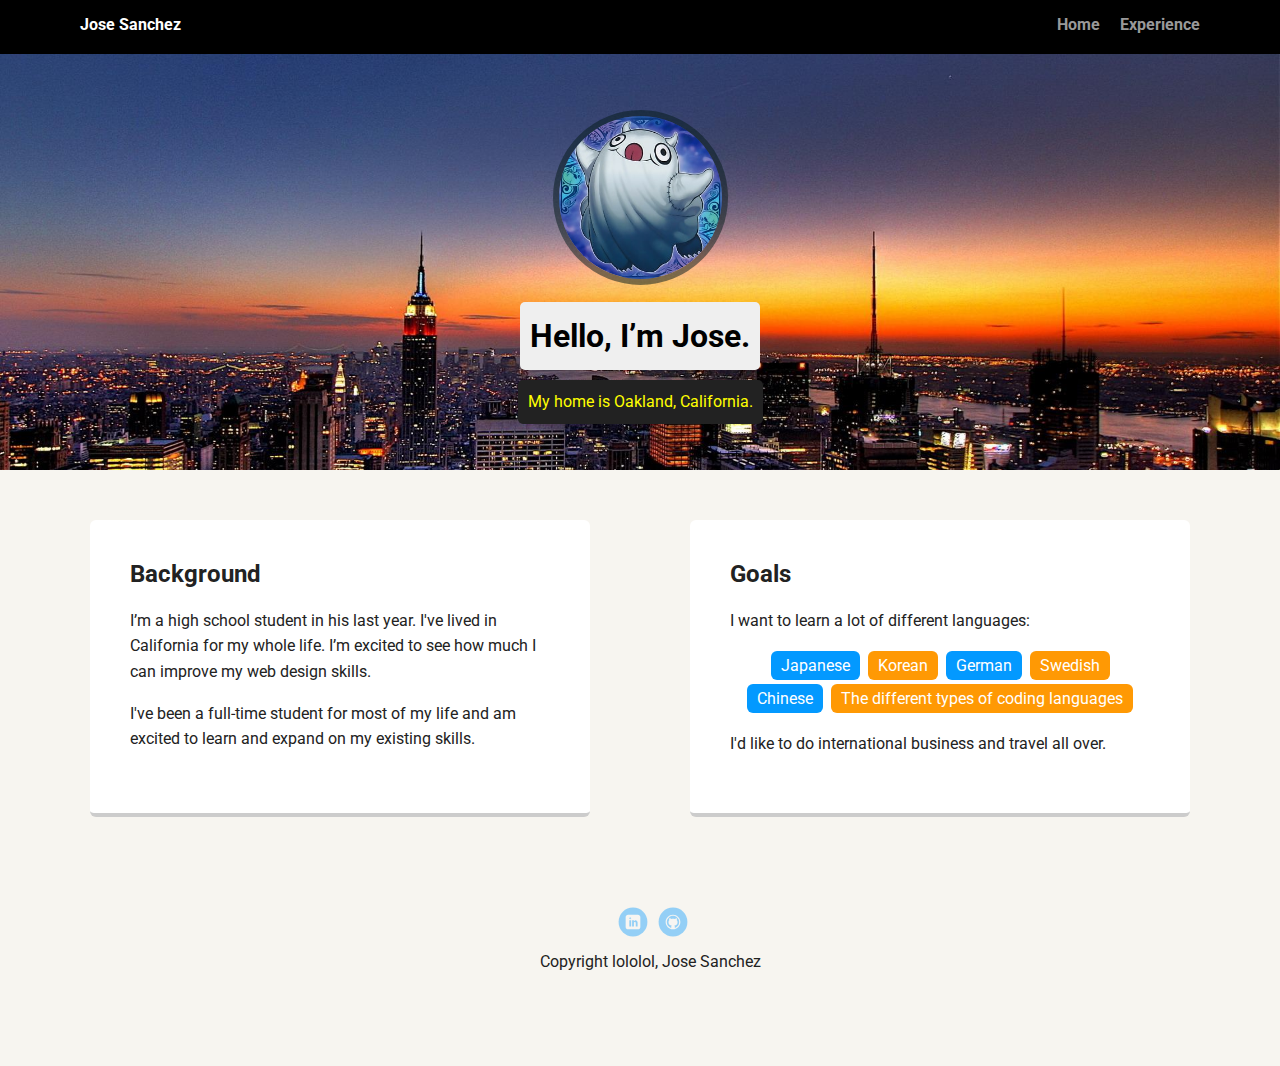
<file: index.html>
<!doctype html>
<html lang="en">
<head>
  <meta charset="utf-8">
  <title>Jose Sanchez's Profile</title>
  <meta name="viewport" content="width=device-width, initial-scale=1.0">
  <link rel="stylesheet" href="styles.css">
  <link href="https://fonts.googleapis.com/css?family=Muli%7CRoboto:400,300,500,700,900" rel="stylesheet"></head>
  <body>

    <div class="main-nav">
        <ul class="nav">
          <li class="name">Jose Sanchez</li>
          <li><a href="#">Home</a></li>
          <li><a href="#">Experience</a></li>
        </ul>
    </div>

    <header>
      <img src="images/new-profile.jpg" alt="Image of Jose Sanchez" class="profile-image">
      <h1 class="tag name">Hello, I’m Jose.</h1>
      <p class="tag location">My home is Oakland, California.</p>
    </header>

    <main class="flex">
      <div class="card">
        <h2>Background</h2>
        <p>I’m a high school student in his last year. I've lived in California for my whole life. I’m excited to see how much I can improve my web design skills.</p>
        <p>I've been a full-time student for most of my life and am excited to learn and expand on my existing skills.</p>
      </div> 

      <div class="card">
        <h2>Goals</h2>
        <p>I want to learn a lot of different languages:</p>
        <ul class="skills">
          <li>Japanese</li>
          <li>Korean</li>
          <li>German</li>
          <li>Swedish</li>
          <li>Chinese</li>
          <li>The different types of coding languages</li>
        </ul>
        <p>I'd like to do international business and travel all over.</p>
      </div> 

    </main>
    <footer>
      <ul>
        <li><a href="https://www.linkedin.com/in/jose-sanchez-9506b514a/" class="social linkedin">LinkedIn</a></li>
        <li><a href="https://github.com/JoseBernardoSanchez" class="social github">Github</a></li>
      </ul>
      <p class="copyright">Copyright lololol, Jose Sanchez</p>
    </footer>
  </body>
  </html>
</file>
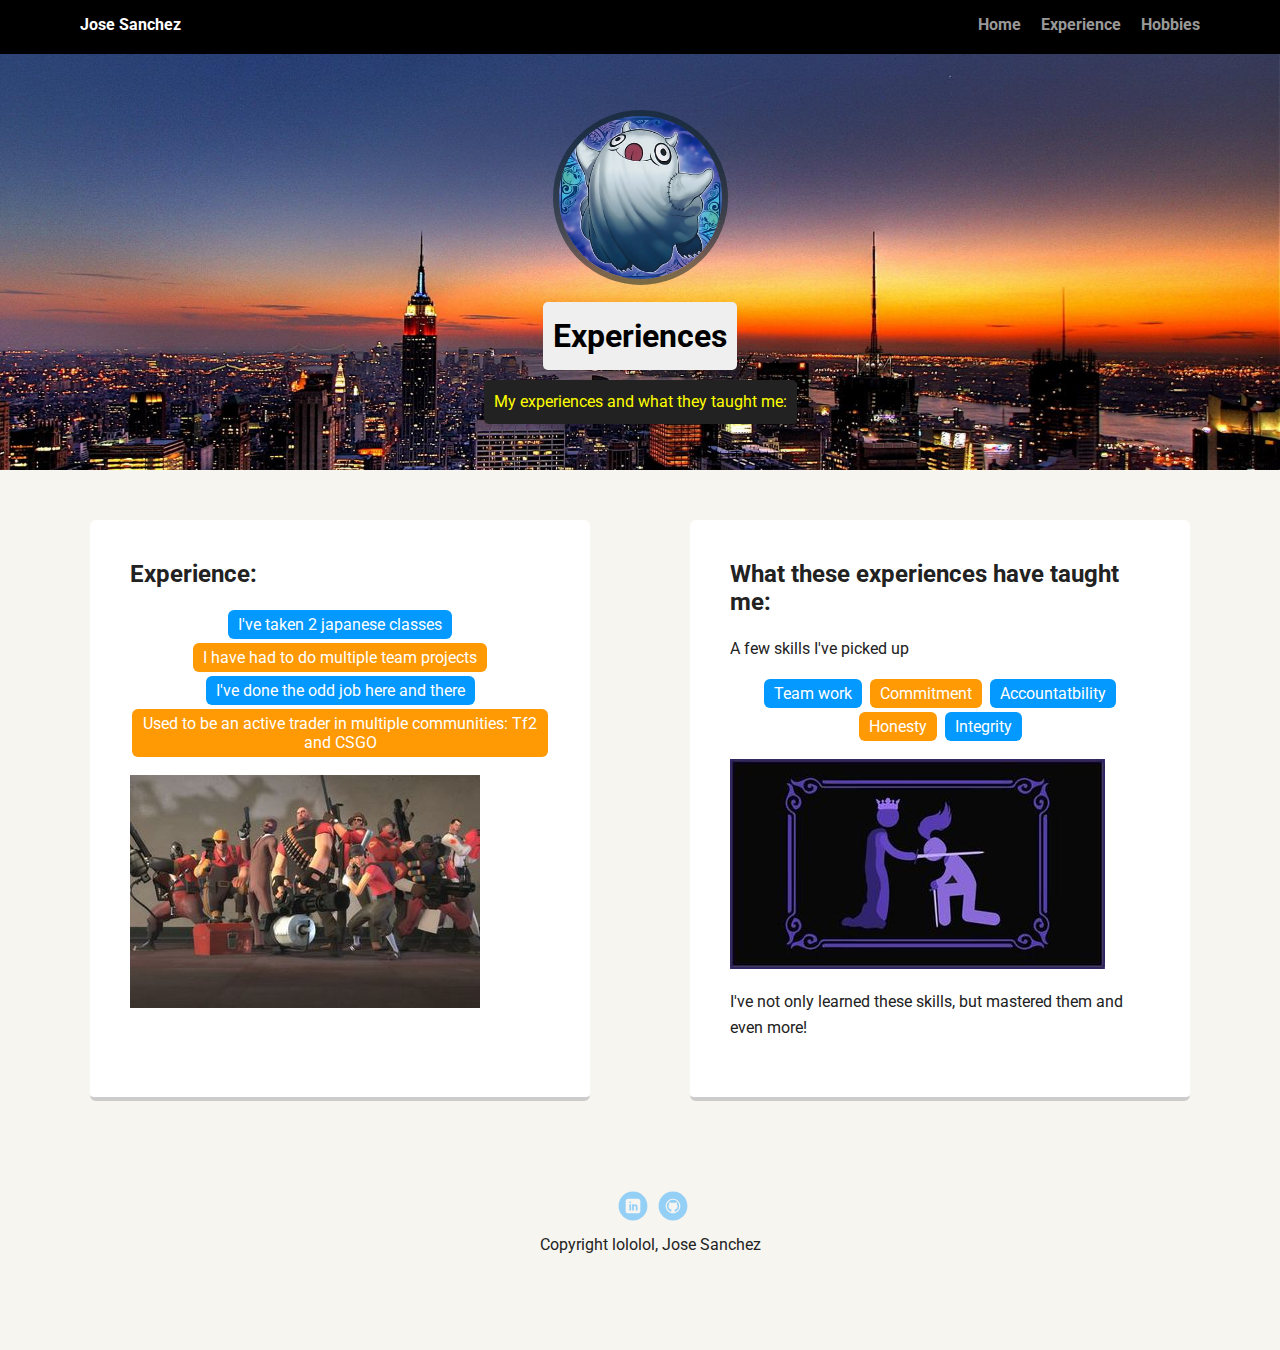
<file: experience.html>
<!doctype html>
<html lang="en">
<head>
  <meta charset="utf-8">
  <title>My Experiences</title>
  <meta name="viewport" content="width=device-width, initial-scale=1.0">
  <link rel="stylesheet" href="styles.css">
  <link href="https://fonts.googleapis.com/css?family=Muli%7CRoboto:400,300,500,700,900" rel="stylesheet"></head>
  <body>

    <div class="main-nav">
        <ul class="nav">
          <li class="name">Jose Sanchez</li>
          <li><a href="index.html">Home</a></li>
          <li><a href="experience.html">Experience</a></li>
          <li><a href="Hobbies.html">Hobbies</a></li>
        </ul>
    </div>

    <header>
      <img src="images/new-profile.jpg" alt="Image of Jose Sanchez" class="profile-image">
      <h1 class="tag name">Experiences</h1>
      <p class="tag location"> My experiences and what they taught me:</p>
    </header>

    <main class="flex">
      <div class="card">
        <h2>Experience:</h2>  
        <ul class="skills">
        <li>I've taken 2 japanese classes</li>
        <li>I have had to do multiple team projects</li>
        <li>I've done the odd job here and there</li>
        <li>Used to be an active trader in multiple communities: Tf2 and CSGO</li>
        </ul>
        <img src="images/TF2.jpg" alt="A picture of the TF2 playable characters">
    </div> 


      <div class="card">
        <h2>What these experiences have taught me:</h2>
        <p>A few skills I've picked up</p>
        <ul class="skills">
          <li>Team work</li>
          <li>Commitment</li>
          <li>Accountatbility</li>
          <li>Honesty</li>
          <li>Integrity</li>
          </ul>
          <img src="images/integrity.jpg" alt="Picture that says integrity">
        <p>I've not only learned these skills, but mastered them and even more!</p>
      </div> 

    </main>
    <footer>
      <ul>
        <li><a href="https://www.linkedin.com/in/jose-sanchez-9506b514a/" class="social linkedin">LinkedIn</a></li>
        <li><a href="https://github.com/JoseBernardoSanchez" class="social github">Github</a></li>
      </ul>
      <p class="copyright">Copyright lololol, Jose Sanchez</p>
    </footer>
  </body>
  </html>
</file>
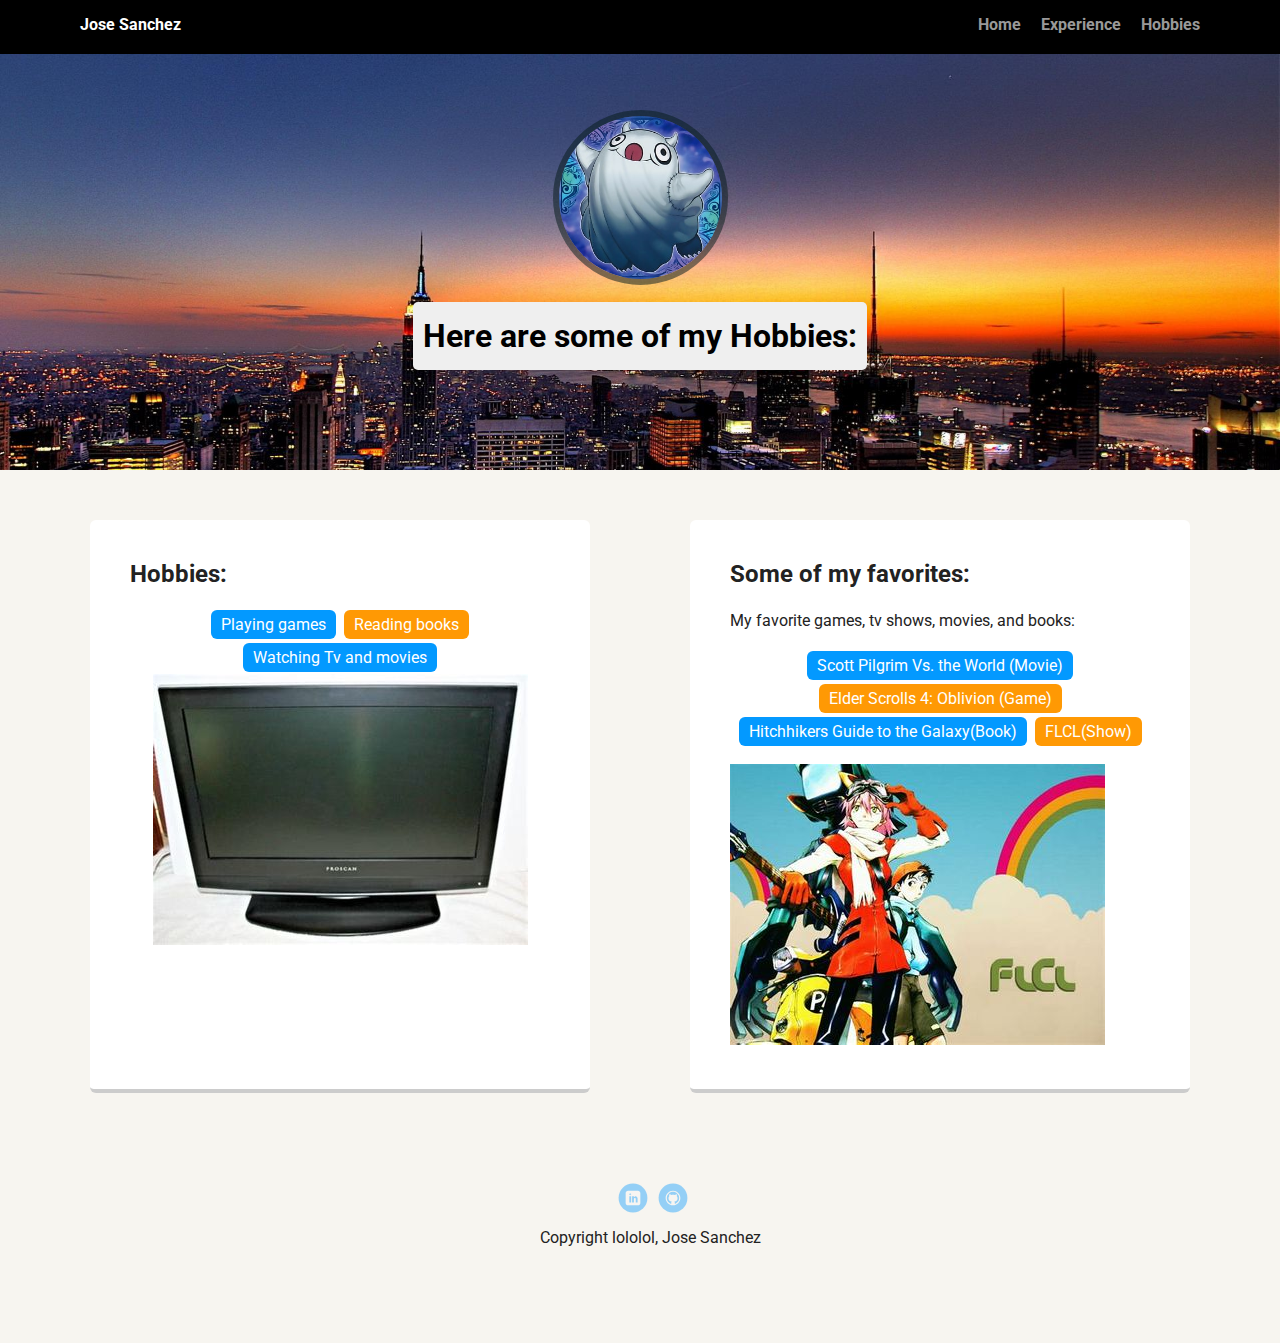
<file: Hobbies.html>
<!doctype html>
<html lang="en">
<head>
  <meta charset="utf-8">
  <title>My Hobbies</title>
  <meta name="viewport" content="width=device-width, initial-scale=1.0">
  <link rel="stylesheet" href="styles.css">
  <link href="https://fonts.googleapis.com/css?family=Muli%7CRoboto:400,300,500,700,900" rel="stylesheet"></head>
  <body>

    <nav class="main-nav">
        <ul class="nav">
          <li class="name">Jose Sanchez</li>
          <li><a href="index.html">Home</a></li>
          <li><a href="experience.html">Experience</a></li>
          <li><a href="Hobbies.html">Hobbies</a></li>
        </ul>
      </nav>

    <header>
      <img src="images/new-profile.jpg" alt="Image of Jose Sanchez" class="profile-image">
      <h1 class="tag name">Here are some of my Hobbies:</h1>
    </header>

    <main class="flex">
      <nav class="card">
        <h2>Hobbies:</h2>
        <ul class="skills">
            <li>Playing games</li>
            <li>Reading books</li>
            <li>Watching Tv and movies</li>
            <img src="images/TV.jpg" alt="Picture of a TV set">
        </nav> 

      <div class="card">
        
        <h2>Some of my favorites:</h2>
        <p>My favorite games, tv shows, movies, and books:</p>
        <ul class="skills">
          <li>Scott Pilgrim Vs. the World (Movie)</li>
          <li>Elder Scrolls 4: Oblivion (Game)</li>
          <li>Hitchhikers Guide to the Galaxy(Book)</li>
          <li>FLCL(Show)</li>
        </ul>
        <img src="images/FLCL.jpg" alt="My favorite show FLCL"> 
      </div> 

    </main>
    <footer>
      <ul>
        <li><a href="https://www.linkedin.com/in/jose-sanchez-9506b514a/" class="social linkedin">LinkedIn</a></li>
        <li><a href="https://github.com/JoseBernardoSanchez" class="social github">Github</a></li>
      </ul>
      <p class="copyright">Copyright lololol, Jose Sanchez</p>
    </footer>
  </body>
  </html>
</file>
<file: styles.css>
/* Global Layout Set-up */
* { 
  box-sizing: border-box;
}
  
body {
  margin: 0;
  padding: 0;
  text-align: center;
  font-family: 'Roboto', sans-serif;
  color: #222;
  background: #f7f5f0;
}
/* Link Styles */

a {
  text-decoration: none;
  color: #999;
}
a:hover {
  color: #6633ff;
}

/* Section Styles */

.main-nav {
  width: 100%;
  background: black;
  min-height: 30px;
  padding: 10px;
  position: fixed;
  text-align: center;
}
.nav {
  display: flex;
  justify-content: space-around;
  font-weight: 700;
  list-style-type: none;
  margin: 0 auto;
  padding: 0;
}

.nav .name {
    display: block;
    margin-right: auto;
    color: white;
}
.nav li {
  padding: 5px 10px 10px 10px;
}
.nav a {
  transition: all .5s;
}
.nav a:hover {
  color: white
}

header {
  text-align: center;
  background: url('images/new-background.jpg') no-repeat top center ;
  background-size: cover;
  overflow: hidden;
  padding-top: 60px;
}
header {
  line-height: 1.5;
}
header .profile-image {
  margin-top: 50px;
  width: 175px;
  height: 175px;
  border-radius: 50%;
  border: 6px solid rgba(6, 27, 27, 0.521);
  transition: all .5s;
}
header .profile-image:hover {
  transform: scale(1.2) rotate(5deg);
}
.tag {
  background-color: #efefef;
  color: black;
  padding: 10px;
  border-radius: 5px;
  display: table;
  margin: 10px auto;
} 
.location {
  background-color: #222;
  color: yellow;
}
.card {
  margin: 30px;
  padding: 20px 40px 40px;
  max-width: 500px;
  text-align: left;
  background: #fff;
  border-bottom: 4px solid #ccc;
  border-radius: 6px;
  transition: all .5s;
}
.card:hover {
  border-color: #ff99ff;
}

ul.skills {
  padding: 0;
  text-align: center;
}

.skills li {
  border-radius: 6px;
  display: inline-block;
  background: #ff9904;
  color: white;
  padding: 5px 10px;
  margin: 2px;
}

.skills li:nth-child(odd) {
  background: #0399ff;
}

footer {
  width: 100%;
  min-height: 30px;
  padding: 20px 0 40px 20px;
}

footer .copyright {
  top: -8px;
  font-size: .75em;
}

footer ul {
  list-style-type: none;
  margin: 0;
  padding: 0;
}

footer ul li {
  display: inline-block;
}

a.social {
  display: inline-block;
  text-indent: -9999px;
  margin-left: 5px;
  width: 30px;
  height: 30px;
  background-size: 30px 30px;
  opacity: .4;
  transition: all .5s;
}
a.twitter {
  background-image: url(images/twitter.svg);
}
a.linkedin {
  background-image: url(images/linkedin.svg);
}
a.github {
  background-image: url(images/github.svg);
}
a.social:hover {
  opacity: 1;
}
.clearfix {
  clear: both;
}

/* Styles for larger screens */
@media screen and (min-width: 720px) {
  
  .flex {
      display: -ms-flexbox;      /* TWEENER - IE 10 */
      display: flex; 
      max-width: 1200px;
      -ms-flex-pack: distribute;
      justify-content: space-around;
      margin: 0 auto;
  }

  header {
    min-height: 470px;
  }

  .nav {
    max-width: 1200px;
    padding: 0 30px;
  }


  main {
    padding-top: 20px;
  }

  main p {
    line-height: 1.6em;
  }

  footer {
    font-size: 1.3em;
    max-width: 1200px;
    margin: 40px auto;
  }

}
</file>
